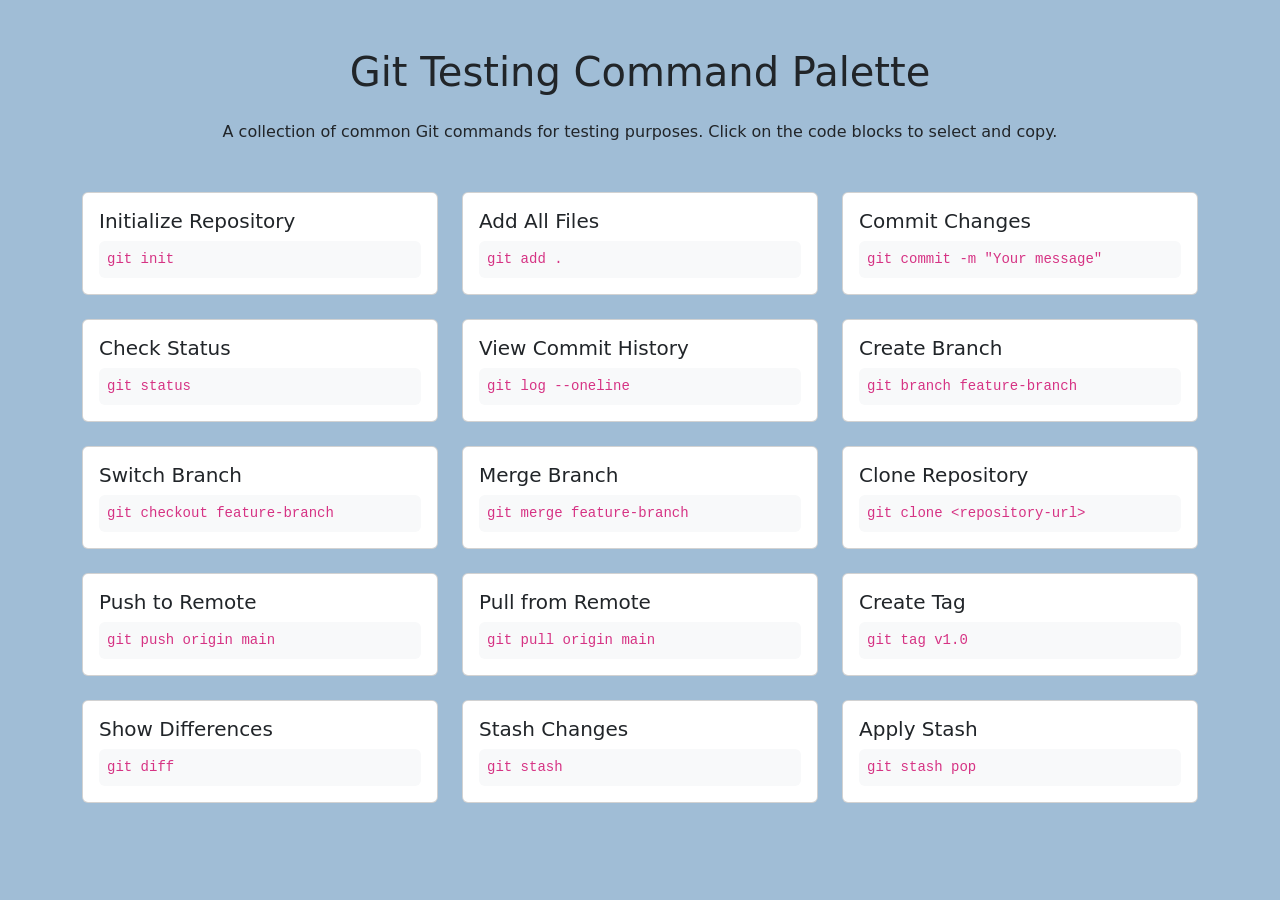
<file: index.html>
<!DOCTYPE html>
<html lang="en">
<head>
    <meta charset="UTF-8">
    <meta name="viewport" content="width=device-width, initial-scale=1.0">
    <title>Git Testing Command Palette</title>
    <link href="https://cdn.jsdelivr.net/npm/bootstrap@5.3.0/dist/css/bootstrap.min.css" rel="stylesheet">
    <link rel="stylesheet" href="style.css">
</head>
<body>
    <div class="container mt-5">
        <h1 class="text-center mb-4">Git Testing Command Palette</h1>
        <p class="text-center mb-5">A collection of common Git commands for testing purposes. Click on the code blocks to select and copy.</p>
        <div class="row">
            <div class="col-md-4 mb-4">
                <div class="card">
                    <div class="card-body">
                        <h5 class="card-title">Initialize Repository</h5>
                        <code class="d-block p-2 bg-light rounded">git init</code>
                    </div>
                </div>
            </div>
            <div class="col-md-4 mb-4">
                <div class="card">
                    <div class="card-body">
                        <h5 class="card-title">Add All Files</h5>
                        <code class="d-block p-2 bg-light rounded">git add .</code>
                    </div>
                </div>
            </div>
            <div class="col-md-4 mb-4">
                <div class="card">
                    <div class="card-body">
                        <h5 class="card-title">Commit Changes</h5>
                        <code class="d-block p-2 bg-light rounded">git commit -m "Your message"</code>
                    </div>
                </div>
            </div>
            <div class="col-md-4 mb-4">
                <div class="card">
                    <div class="card-body">
                        <h5 class="card-title">Check Status</h5>
                        <code class="d-block p-2 bg-light rounded">git status</code>
                    </div>
                </div>
            </div>
            <div class="col-md-4 mb-4">
                <div class="card">
                    <div class="card-body">
                        <h5 class="card-title">View Commit History</h5>
                        <code class="d-block p-2 bg-light rounded">git log --oneline</code>
                    </div>
                </div>
            </div>
            <div class="col-md-4 mb-4">
                <div class="card">
                    <div class="card-body">
                        <h5 class="card-title">Create Branch</h5>
                        <code class="d-block p-2 bg-light rounded">git branch feature-branch</code>
                    </div>
                </div>
            </div>
            <div class="col-md-4 mb-4">
                <div class="card">
                    <div class="card-body">
                        <h5 class="card-title">Switch Branch</h5>
                        <code class="d-block p-2 bg-light rounded">git checkout feature-branch</code>
                    </div>
                </div>
            </div>
            <div class="col-md-4 mb-4">
                <div class="card">
                    <div class="card-body">
                        <h5 class="card-title">Merge Branch</h5>
                        <code class="d-block p-2 bg-light rounded">git merge feature-branch</code>
                    </div>
                </div>
            </div>
            <div class="col-md-4 mb-4">
                <div class="card">
                    <div class="card-body">
                        <h5 class="card-title">Clone Repository</h5>
                        <code class="d-block p-2 bg-light rounded">git clone &lt;repository-url&gt;</code>
                    </div>
                </div>
            </div>
            <div class="col-md-4 mb-4">
                <div class="card">
                    <div class="card-body">
                        <h5 class="card-title">Push to Remote</h5>
                        <code class="d-block p-2 bg-light rounded">git push origin main</code>
                    </div>
                </div>
            </div>
            <div class="col-md-4 mb-4">
                <div class="card">
                    <div class="card-body">
                        <h5 class="card-title">Pull from Remote</h5>
                        <code class="d-block p-2 bg-light rounded">git pull origin main</code>
                    </div>
                </div>
            </div>
            <div class="col-md-4 mb-4">
                <div class="card">
                    <div class="card-body">
                        <h5 class="card-title">Create Tag</h5>
                        <code class="d-block p-2 bg-light rounded">git tag v1.0</code>
                    </div>
                </div>
            </div>
            <div class="col-md-4 mb-4">
                <div class="card">
                    <div class="card-body">
                        <h5 class="card-title">Show Differences</h5>
                        <code class="d-block p-2 bg-light rounded">git diff</code>
                    </div>
                </div>
            </div>
            <div class="col-md-4 mb-4">
                <div class="card">
                    <div class="card-body">
                        <h5 class="card-title">Stash Changes</h5>
                        <code class="d-block p-2 bg-light rounded">git stash</code>
                    </div>
                </div>
            </div>
            <div class="col-md-4 mb-4">
                <div class="card">
                    <div class="card-body">
                        <h5 class="card-title">Apply Stash</h5>
                        <code class="d-block p-2 bg-light rounded">git stash pop</code>
                    </div>
                </div>
            </div>
        </div>
    </div>
</body>
</html>
</file>
<file: style.css>
body {
    background-color: rgb(160, 189, 214);
}
</file>
